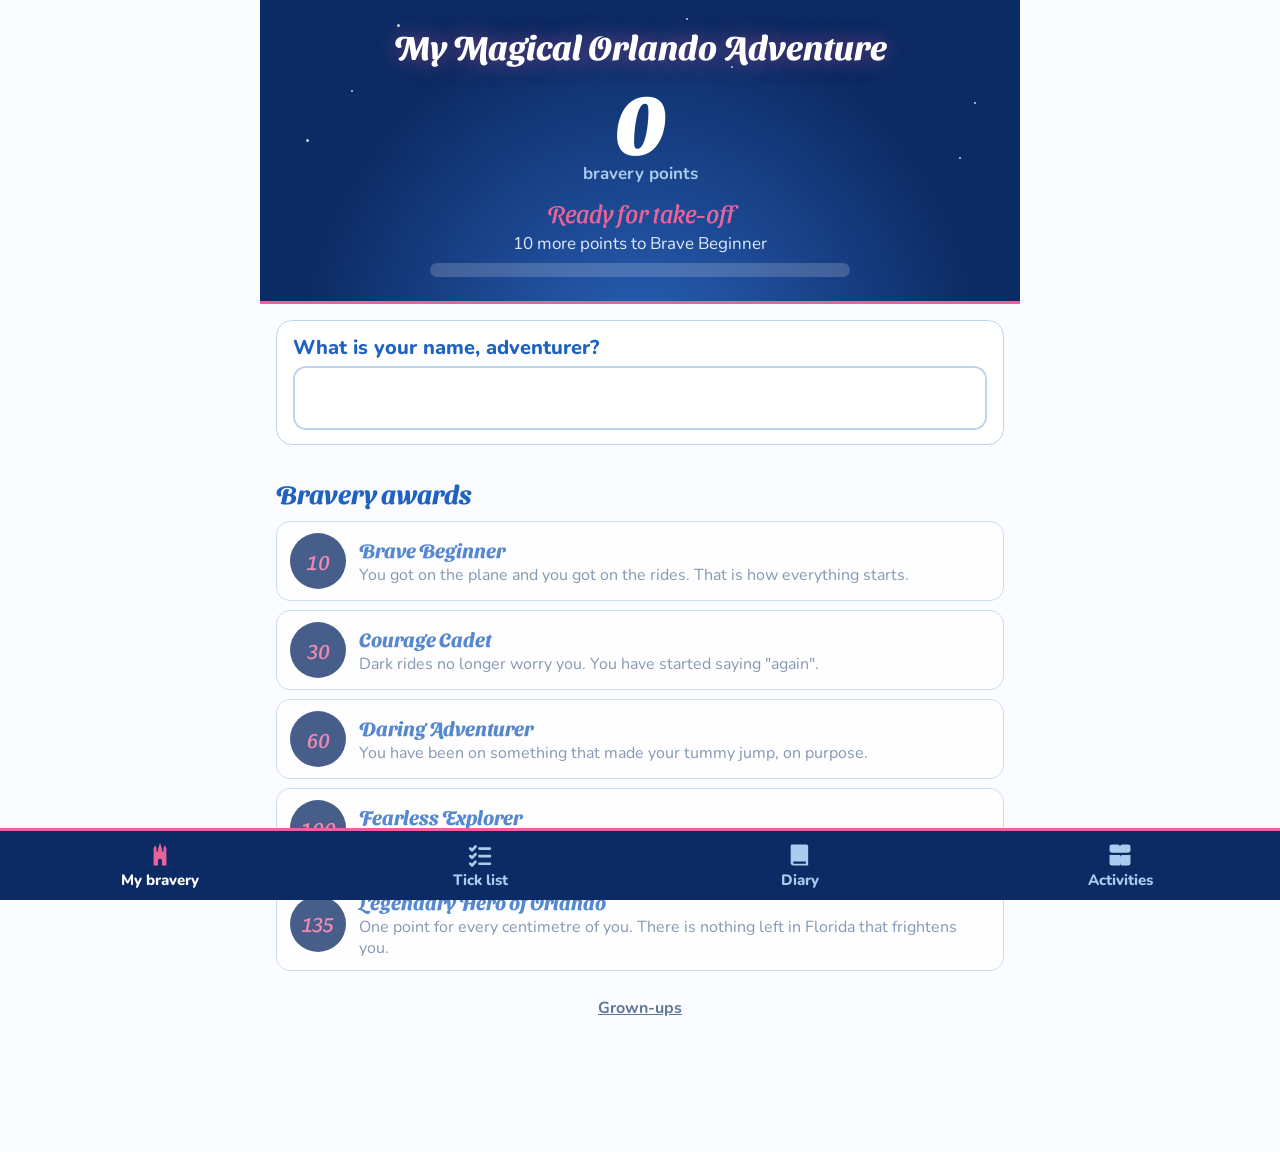
<file: index.html>
<!DOCTYPE html>
<html lang="en-GB">
<head>
<meta charset="utf-8">
<meta name="viewport" content="width=device-width, initial-scale=1, viewport-fit=cover">
<meta name="robots" content="noindex, nofollow">
<meta name="theme-color" content="#0C2A63">
<meta name="referrer" content="no-referrer">
<title>Magical Orlando Adventure</title>
<link rel="manifest" href="./manifest.json">
<link rel="icon" href="./icons/icon-192.png">
<link rel="apple-touch-icon" href="./icons/icon-192.png">
<link rel="stylesheet" href="./fonts.css">
<link rel="stylesheet" href="./styles.css">
<style>
  /* Stops a white flash before the stylesheet arrives */
  html,body{margin:0;background:#FBFCFF;color:#0C2A63}
</style>
</head>
<body>
<svg width="0" height="0" style="position:absolute" aria-hidden="true">
  <symbol id="i-star" viewBox="0 0 24 24"><path d="M12 2.2l2.9 6.3 6.9.8-5.1 4.7 1.4 6.8L12 16.7l-6.1 3.4 1.4-6.8L2.2 9.3l6.9-.8z"/></symbol>
  <symbol id="i-tick" viewBox="0 0 24 24"><path d="M4 12.5l5.2 5.2L20 6.8" fill="none" stroke="currentColor" stroke-width="3.6" stroke-linecap="round" stroke-linejoin="round"/></symbol>
  <symbol id="i-castle" viewBox="0 0 24 24"><path d="M12 1.5l1.7 5.3V9h1.2V6.5l1.3-3 1.3 3V21H6.5V6.5l1.3-3 1.3 3V9h1.2V6.8zM10.3 21h3.4v-4a1.7 1.7 0 00-3.4 0z" fill-rule="evenodd"/></symbol>
  <symbol id="i-list" viewBox="0 0 24 24"><path d="M3.6 6.4l1.6 1.6 3-3.3M3.6 12.9l1.6 1.6 3-3.3M3.6 19.4l1.6 1.6 3-3.3M11.5 6.5h9M11.5 13h9M11.5 19.500h9" fill="none" stroke="currentColor" stroke-width="2.3" stroke-linecap="round" stroke-linejoin="round"/></symbol>
  <symbol id="i-book" viewBox="0 0 24 24"><path d="M5 3h12.500A1.500 1.500 0 0119 4.500V21H6.500A2.500 2.500 0 014 18.500V4a1 1 0 011-1zm1.500 15a1 1 0 000 1.500H17V17.500H6.500a1 1 0 000 .5z" fill-rule="evenodd"/></symbol>
  <symbol id="i-play" viewBox="0 0 24 24"><path d="M5 3h5a2 2 0 012 2v5H5a2 2 0 01-2-2V5a2 2 0 012-2zm9 0h5a2 2 0 012 2v3a2 2 0 01-2 2h-7V5a2 2 0 012-2zM3 12h9v9H5a2 2 0 01-2-2zm11 0h7v7a2 2 0 01-2 2h-5a2 2 0 01-2-2v-5a2 2 0 012-2z"/></symbol>
  <symbol id="i-back" viewBox="0 0 24 24"><path d="M15 4.500L7.500 12l7.500 7.500" fill="none" stroke="currentColor" stroke-width="3.2" stroke-linecap="round" stroke-linejoin="round"/></symbol>
</svg>

<main id="app"></main>

<nav class="nav" aria-label="Main">
  <a href="#/" data-nav="home"><svg><use href="#i-castle"/></svg><span>My bravery</span></a>
  <a href="#/parks" data-nav="parks"><svg><use href="#i-list"/></svg><span>Tick list</span></a>
  <a href="#/diary" data-nav="diary"><svg><use href="#i-book"/></svg><span>Diary</span></a>
  <a href="#/activities" data-nav="activities"><svg><use href="#i-play"/></svg><span>Activities</span></a>
</nav>

<div class="toast" id="toast" role="status" aria-live="polite"></div>

<noscript>This adventure book needs JavaScript switched on.</noscript>
<script src="./storage.js"></script>
<script src="./activities.js"></script>
<script src="./app.js"></script>
</body>
</html>
</file>
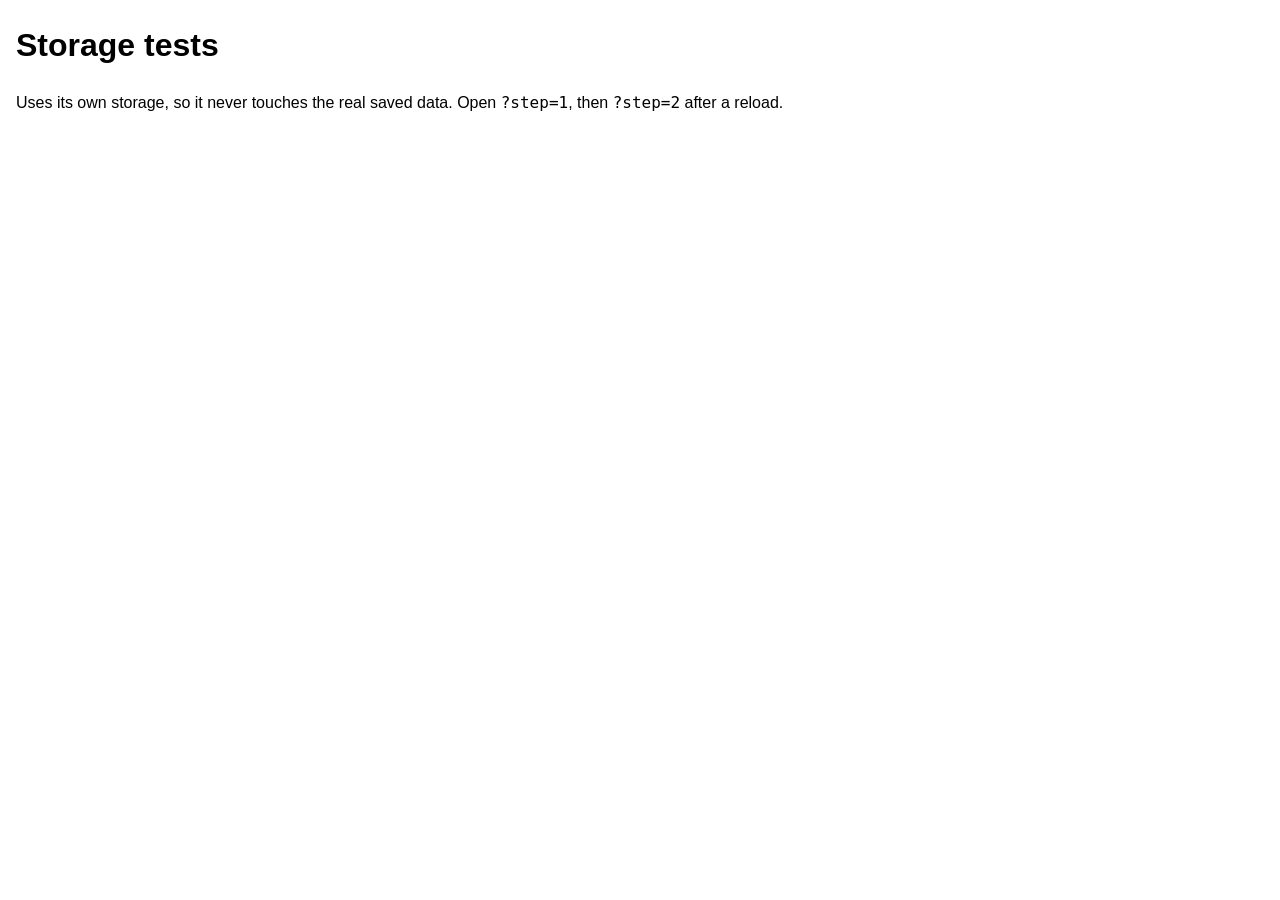
<file: tests/storage-test.html>
<!DOCTYPE html>
<html lang="en-GB">
<head>
<meta charset="utf-8">
<meta name="viewport" content="width=device-width, initial-scale=1">
<meta name="robots" content="noindex">
<title>Storage tests</title>
<style>body{font:16px/1.5 sans-serif;margin:16px}.ok{color:#176a2c}.bad{color:#b00020;font-weight:700}</style>
</head>
<body>
<h1>Storage tests</h1>
<p>Uses its own storage, so it never touches the real saved data. Open <code>?step=1</code>, then <code>?step=2</code> after a reload.</p>
<ul id="out"></ul>
<script src="../storage.js"></script>
<script>
const NS = 'orlando-test';
const out = document.getElementById('out');
const results = window.results = [];
function check(name, pass, detail) {
  results.push({ name, pass: !!pass, detail: detail || '' });
  const li = document.createElement('li');
  li.className = pass ? 'ok' : 'bad';
  li.textContent = (pass ? 'PASS ' : 'FAIL ') + name + (detail ? ' (' + detail + ')' : '');
  out.appendChild(li);
}
const wait = ms => new Promise(r => setTimeout(r, ms));
const lsKey = n => NS + '.' + n;

function wipe() {
  Object.keys(localStorage).filter(k => k.startsWith(NS)).forEach(k => localStorage.removeItem(k));
  return new Promise(r => {
    const q = indexedDB.deleteDatabase(lsKey('db'));
    q.onsuccess = q.onerror = q.onblocked = () => r();
  });
}
function rawDb() {
  return new Promise((res, rej) => {
    const q = indexedDB.open(lsKey('db'), 1);
    q.onsuccess = () => res(q.result);
    q.onerror = () => rej(q.error);
  });
}
async function rawIdb(action, value) {
  const db = await rawDb();
  const r = await new Promise((res, rej) => {
    const tx = db.transaction('kv', action === 'get' ? 'readonly' : 'readwrite');
    const s = tx.objectStore('kv');
    const q = action === 'get' ? s.get('state') : action === 'del' ? s.delete('state') : s.put(value, 'state');
    tx.oncomplete = () => res(q.result);
    tx.onerror = () => rej(tx.error);
  });
  db.close();
  return r;
}

async function step1() {
  await wipe();
  Store.init({ ns: NS, appVersion: 'test' });
  const s0 = await Store.load();
  check('first run gives a blank state with schemaVersion', s0.schemaVersion === 1 && Object.keys(s0.ticks).length === 0);
  check('first run came from nothing', Store.health.loadedFrom === 'new');

  Store.update(s => { s.ticks['magic-kingdom-jungle-cruise'] = '2026-11-04T14:22:10.000Z'; });
  const raw = JSON.parse(localStorage.getItem(lsKey('state')));
  check('tick reaches localStorage the same moment, no wait', !!raw.ticks['magic-kingdom-jungle-cruise']);

  Store.update(s => {
    s.diary['day-03'] = { where: 'Magic Kindom!!  teh castel', best: 'evrything', bravest: '', stars: 4 };
    s.text['unknown-from-the-future'] = 'keep me';
  });
  await wait(600);
  const idb = await rawIdb('get');
  check('IndexedDB copy written within the delay', idb && idb.diary['day-03'] && idb.diary['day-03'].stars === 4);
  check('her spelling is stored exactly', idb.diary['day-03'].where === 'Magic Kindom!!  teh castel');
  localStorage.setItem(lsKey('step1done'), '1');
  check('ready for reload', true, 'now load ?step=2');
}

async function step2() {
  Store.init({ ns: NS, appVersion: 'test' });
  const s = await Store.load();
  check('tick survived a real reload', !!s.ticks['magic-kingdom-jungle-cruise']);
  check('diary survived a real reload', s.diary['day-03'] && s.diary['day-03'].where === 'Magic Kindom!!  teh castel');
  check('unknown keys are logged, not deleted', Store.validate(new Set(['magic-kingdom-jungle-cruise', 'day-03'])).length === 1 && s.text['unknown-from-the-future'] === 'keep me');

  // IndexedDB behind localStorage, as if the tablet died inside the 300ms
  const countBefore = s.meta.saveCount;
  Store.update(st => { st.ticks['epcot-test-track'] = '2026-11-05T10:00:00.000Z'; });
  await wait(0);
  const stale = await rawIdb('get');
  check('(setup) IndexedDB is one save behind', stale.meta.saveCount === countBefore);
  await step2b();
}

async function reloadInPlace() {
  // A fresh copy of storage.js gives a fresh in-memory state, same as a reload
  await new Promise((res, rej) => {
    const sc = document.createElement('script');
    sc.src = '../storage.js?' + Math.random();
    sc.onload = res; sc.onerror = rej;
    document.head.appendChild(sc);
  });
  Store.init({ ns: NS, appVersion: 'test' });
  return Store.load();
}

async function step2b() {
  let s = await reloadInPlace();
  check('newer localStorage beats older IndexedDB', !!s.ticks['epcot-test-track'] && Store.health.loadedFrom === 'localStorage');
  await wait(100);

  // localStorage wiped, as if only that copy were lost
  localStorage.removeItem(lsKey('state'));
  s = await reloadInPlace();
  check('lost localStorage comes back from IndexedDB', !!s.ticks['epcot-test-track'] && Store.health.loadedFrom === 'IndexedDB');
  await wait(100);
  check('...and localStorage is refilled', !!JSON.parse(localStorage.getItem(lsKey('state'))).ticks['epcot-test-track']);

  // garbage in localStorage
  localStorage.setItem(lsKey('state'), '{"half a sav');
  s = await reloadInPlace();
  check('corrupt localStorage falls back to IndexedDB', !!s.ticks['epcot-test-track']);
  await wait(100);

  // a clock that jumped backwards after a flat battery
  const good = JSON.parse(localStorage.getItem(lsKey('state')));
  good.meta.lastSaved = '2020-01-01T00:00:00.000Z';
  good.meta.saveCount += 5;
  good.ticks['clock-test'] = 'x';
  localStorage.setItem(lsKey('state'), JSON.stringify(good));
  s = await reloadInPlace();
  check('save counter beats a clock that went backwards', !!s.ticks['clock-test']);
  await wait(100);

  // both main copies gone, step back remains
  const snapshot = JSON.stringify(Store.state);
  localStorage.setItem(lsKey('state.prev'), snapshot);
  localStorage.removeItem(lsKey('state'));
  await rawIdb('del');
  s = await reloadInPlace();
  check('both copies gone, the step back copy is used', Store.health.loadedFrom === 'one step back' && !!s.ticks['epcot-test-track']);
  await wait(100);

  // second tab: older memory must not overwrite a newer save
  const other = JSON.parse(localStorage.getItem(lsKey('state')));
  other.ticks['from-other-tab'] = 'x';
  other.meta.saveCount += 1;
  localStorage.setItem(lsKey('state'), JSON.stringify(other));
  Store.update(st => { st.ticks['from-this-tab'] = 'x'; });
  const merged = JSON.parse(localStorage.getItem(lsKey('state')));
  check('a second open tab does not lose entries', merged.ticks['from-other-tab'] && merged.ticks['from-this-tab']);
  await wait(500);

  // picture and backup round trip
  const blob = new Blob([new Uint8Array([137, 80, 78, 71, 1, 2, 3, 250])], { type: 'image/png' });
  const blobKey = await Store.putBlob(blob);
  Store.update(st => { st.photos['photos-me-in-front-of-cinderella-castle'] = blobKey; });
  const backup = await Store.exportBackup();
  check('backup file name has the date', /orlando-backup-\d{4}-\d\d-\d\d\.json$/.test(backup.filename), backup.filename);

  // bad files change nothing
  const ticksBefore = Object.keys(Store.state.ticks).length;
  let refused = 0;
  ['not json', '{"format":"something-else"}', JSON.stringify({ format: 'orlando-adventure-backup', schemaVersion: 1, state: { nope: 1 } }),
   JSON.stringify({ format: 'orlando-adventure-backup', schemaVersion: 99, state: Store.state })].forEach(t => {
    try { Store.readBackup(t); } catch (e) { refused++; }
  });
  check('wrong or newer files are refused', refused === 4 && Object.keys(Store.state.ticks).length === ticksBefore);

  const read = Store.readBackup(backup.text);
  check('summary counts what is inside', read.summary.ticks === ticksBefore && read.summary.diaryDays === 1 && read.summary.pictures === 1, JSON.stringify(read.summary));

  // wipe everything, then restore
  await wipe();
  s = await reloadInPlace();
  check('(setup) tablet is empty', Object.keys(s.ticks).length === 0);
  await Store.applyBackup(Store.readBackup(backup.text).parsed);
  s = await reloadInPlace();
  check('restore brings ticks and diary back after a reload', Object.keys(s.ticks).length === ticksBefore && s.diary['day-03'].where === 'Magic Kindom!!  teh castel');
  const restored = await Store.getBlob(s.photos['photos-me-in-front-of-cinderella-castle']);
  const bytes = restored ? new Uint8Array(await restored.arrayBuffer()) : [];
  check('restore brings pictures back byte for byte', restored && restored.type === 'image/png' && bytes.length === 8 && bytes[7] === 250);
  check('restore can be undone', Store.hasUndoRestore());

  const undone = await Store.undoRestore();
  check('undo puts the earlier state back', Object.keys(undone.ticks).length === 0 && !Store.hasUndoRestore());

  await wipe();
  const failed = results.filter(r => !r.pass);
  check('ALL DONE: ' + results.length + ' checks, ' + failed.length + ' failed', failed.length === 0);
  window.finished = true;
}

const step = new URLSearchParams(location.search).get('step');
if (step === '1') step1().then(() => { window.finished = true; });
if (step === '2') step2().catch(e => { check('crashed', false, e.message); window.finished = true; });
</script>
</body>
</html>
</file>
<file: fonts.css>
/* Sansita Swashed and Nunito, Latin subset, from Google Fonts (SIL Open Font License).
   Built in so that no network request is ever needed. */
@font-face{font-family:'Nunito';font-style:normal;font-weight:200 1000;font-display:swap;src:url([data-uri]) format('woff2');unicode-range:U+0000-00FF, U+0131, U+0152-0153, U+02BB-02BC, U+02C6, U+02DA, U+02DC, U+0304, U+0308, U+0329, U+2000-206F, U+20AC, U+2122, U+2191, U+2193, U+2212, U+2215, U+FEFF, U+FFFD}
@font-face{font-family:'Nunito';font-style:italic;font-weight:200 1000;font-display:swap;src:url([data-uri]) format('woff2');unicode-range:U+0000-00FF, U+0131, U+0152-0153, U+02BB-02BC, U+02C6, U+02DA, U+02DC, U+0304, U+0308, U+0329, U+2000-206F, U+20AC, U+2122, U+2191, U+2193, U+2212, U+2215, U+FEFF, U+FFFD}
@font-face{font-family:'Sansita Swashed';font-style:normal;font-weight:300 900;font-display:swap;src:url([data-uri]) format('woff2');unicode-range:U+0000-00FF, U+0131, U+0152-0153, U+02BB-02BC, U+02C6, U+02DA, U+02DC, U+0304, U+0308, U+0329, U+2000-206F, U+20AC, U+2122, U+2191, U+2193, U+2212, U+2215, U+FEFF, U+FFFD}
</file>
<file: styles.css>
/* The design tokens are the printed book's, so the two look like a pair */
:root{
  --navy:#0C2A63;
  --blue:#1F62C0;
  --blue-mid:#3E86DC;
  --sky:#D3E5FA;
  --sky-deep:#A9CCEF;
  --pink:#E9639B;
  --pink-deep:#CE3E7C;
  --pink-soft:#FBDDE9;
  --paper:#FBFCFF;
  --line:#BFD4EC;
  --muted:#5F7799;
  --nav-height:72px;
  --tap:64px;
}
*{box-sizing:border-box;-webkit-tap-highlight-color:transparent}
html{-webkit-text-size-adjust:100%;text-size-adjust:100%}
body{
  margin:0;
  background:var(--paper);
  color:var(--navy);
  font-family:'Nunito',"Trebuchet MS",sans-serif;
  font-size:19px;
  line-height:1.3;
  overflow-x:hidden;
}
h1,h2,h3{font-family:'Sansita Swashed',Georgia,serif;font-weight:700;margin:0}
button,input,textarea{font:inherit;color:inherit}
button{cursor:pointer;touch-action:manipulation}
a{color:inherit}
svg{display:block}

main{
  max-width:760px;
  margin:0 auto;
  padding-bottom:calc(var(--nav-height) + 28px + env(safe-area-inset-bottom));
}
.wrap{padding:16px}

/* ---------- bottom nav ---------- */
.nav{
  position:fixed;left:0;right:0;bottom:0;z-index:20;
  display:flex;
  height:calc(var(--nav-height) + env(safe-area-inset-bottom));
  padding-bottom:env(safe-area-inset-bottom);
  background:var(--navy);
  border-top:3px solid var(--pink);
}
.nav a{
  flex:1;
  display:flex;flex-direction:column;align-items:center;justify-content:center;gap:2px;
  color:var(--sky-deep);
  text-decoration:none;
  font-weight:800;font-size:15px;
}
.nav svg{width:28px;height:28px;fill:currentColor}
.nav a.on{color:#fff}
.nav a.on svg{color:var(--pink);fill:var(--pink)}
body.typing .nav{display:none}

/* ---------- hero ---------- */
.hero{
  position:relative;overflow:hidden;
  background:var(--navy);
  background:radial-gradient(circle at 50% 118%, #2A61B8 0, #0C2A63 66%);
  color:#fff;text-align:center;
  padding:22px 18px 20px;
  border-bottom:3px solid var(--pink);
}
.hero .dot{position:absolute;background:#fff;border-radius:50%;opacity:.8}
.hero h1{position:relative;font-size:27px;line-height:1.08;text-shadow:0 0 22px rgba(233,99,155,.5)}
.points{position:relative;margin:12px 0 0;font-family:'Sansita Swashed',serif;font-weight:900;font-size:68px;line-height:1;color:#fff}
.points-label{position:relative;margin:2px 0 0;color:var(--sky-deep);font-weight:700;font-size:17px}
.rank{position:relative;margin:12px 0 0;font-family:'Sansita Swashed',serif;font-size:25px;color:var(--pink)}
.rank-next{position:relative;margin:4px 0 8px;font-size:17px;color:#DCEAFB}
.bar{position:relative;height:14px;border-radius:7px;background:rgba(255,255,255,.18);overflow:hidden}
.bar i{display:block;height:100%;border-radius:7px;background:var(--pink);transition:width .35s ease}
.hero .bar{max-width:420px;margin:0 auto}

/* ---------- park and day headings ---------- */
.topbar{
  position:sticky;top:0;z-index:10;
  display:flex;align-items:center;gap:6px;
  min-height:var(--tap);
  padding:4px 12px 4px 4px;
  background:var(--navy);color:#fff;
  border-bottom:3px solid var(--pink);
}
.topbar a.back{
  flex:0 0 auto;display:flex;align-items:center;gap:2px;
  min-height:56px;padding:0 10px 0 4px;
  color:#fff;text-decoration:none;font-weight:800;font-size:17px;
}
.topbar a.back svg{width:26px;height:26px}
.topbar .count{flex:1;text-align:center;font-weight:800;font-size:18px;color:var(--sky-deep)}
.pill{
  flex:0 0 auto;display:inline-flex;align-items:center;gap:5px;
  padding:6px 13px;border-radius:999px;
  background:#fff;color:var(--pink-deep);font-weight:800;font-size:19px;
}
.pill svg{width:20px;height:20px;fill:var(--pink)}
.bump{animation:bump .4s ease}
@keyframes bump{40%{transform:scale(1.3)}}

.parkhead{padding:18px 16px 8px}
.parkhead h2{font-size:29px;line-height:1.1;color:var(--navy)}
.parkhead p{margin:4px 0 0;color:var(--muted);font-weight:600}

h3.group{
  font-size:22px;color:var(--blue);
  margin:18px 16px 2px;padding-bottom:5px;
  border-bottom:2px dotted var(--line);
}

/* ---------- tick rows ---------- */
.tick{
  display:flex;align-items:center;gap:12px;
  width:100%;min-height:var(--tap);
  padding:9px 16px;
  background:none;border:0;border-bottom:1px solid #E6EEF8;
  text-align:left;
}
.box{
  flex:0 0 42px;height:42px;
  display:flex;align-items:center;justify-content:center;
  border:3px solid var(--blue);border-radius:11px;
  background:#fff;color:#fff;
}
.box svg{width:28px;height:28px;opacity:0;transform:scale(.4)}
.tick[aria-checked="true"]{background:#F2F7FE}
.tick[aria-checked="true"] .box{background:var(--blue)}
.tick[aria-checked="true"] .box svg{opacity:1;transform:none;transition:transform .15s ease}
.nm{flex:1 1 auto;min-width:0;font-weight:700;overflow-wrap:anywhere}
.nm small{display:block;font-weight:400;font-style:italic;font-size:16px;color:var(--muted)}
.ht{
  display:table;
  margin-top:3px;padding:1px 9px;
  border:1px solid var(--blue-mid);border-radius:999px;
  background:var(--sky);color:var(--blue);
  font-size:15px;font-weight:800;white-space:nowrap;
}
.stars{flex:0 0 auto;display:flex;gap:1px;fill:var(--pink)}
.stars svg{width:17px;height:17px}
.stars .off{fill:var(--sky-deep)}

/* ---------- cards and lists ---------- */
.card{
  display:block;width:100%;
  padding:14px 16px;margin:0 0 10px;
  border:1px solid var(--line);border-radius:16px;
  background:#fff;color:inherit;text-decoration:none;text-align:left;
}
a.card{min-height:var(--tap)}
.card-top{display:flex;align-items:center;justify-content:space-between;gap:10px}
.card-top b{font-size:20px}
.card-top span{flex:0 0 auto;color:var(--muted);font-weight:800;font-size:17px}
.card .bar{margin-top:9px;height:10px;background:var(--sky)}
.card .bar i{background:var(--blue)}
.card.today{border:2px solid var(--pink);background:var(--pink-soft)}
.card.done .bar i{background:var(--pink)}
.card .sub{display:block;margin-top:2px;color:var(--muted);font-weight:600;font-size:17px}
.dayline{display:flex;align-items:center;justify-content:space-between;gap:10px}
.dayline h3{font-size:22px;color:var(--blue)}
.dayline .stars svg{width:20px;height:20px}
.preview{margin:4px 0 0;color:var(--muted);font-size:17px;white-space:nowrap;overflow:hidden;text-overflow:ellipsis}

.note{
  margin:14px 16px;padding:12px 14px;
  border-left:5px solid var(--blue);border-radius:0 12px 12px 0;
  background:var(--sky);font-size:18px;
}
.note.rose{background:var(--pink-soft);border-left-color:var(--pink)}

/* ---------- ranks ---------- */
.awards h2{font-size:26px;color:var(--blue);margin:6px 0 10px}
.award{
  display:flex;gap:13px;align-items:center;
  padding:11px 13px;margin-bottom:9px;
  border:1px solid var(--line);border-radius:14px;background:#fff;
  opacity:.75;
}
.award.got{opacity:1;border:2px solid var(--pink)}
.award .badge{
  flex:0 0 56px;height:56px;border-radius:50%;
  display:flex;align-items:center;justify-content:center;
  background:var(--navy);color:var(--pink);
  font-family:'Sansita Swashed',serif;font-size:21px;
}
.award h3{font-size:20px;color:var(--blue)}
.award p{margin:2px 0 0;color:var(--muted);font-size:16px}
.small-link{
  display:block;min-height:56px;line-height:56px;text-align:center;
  color:var(--muted);font-weight:700;font-size:16px;
}

/* ---------- writing ---------- */
.field{display:block;margin:0 0 16px}
.field span{display:block;margin-bottom:5px;font-weight:800;color:var(--blue)}
.field textarea,.field input{
  display:block;width:100%;min-height:var(--tap);
  padding:12px 13px;
  border:2px solid var(--line);border-radius:13px;
  background:#fff;font-size:20px;resize:none;
}
.field textarea:focus,.field input:focus{outline:0;border-color:var(--blue)}
.rate{margin:6px 0 18px}
.rate > span{display:block;margin-bottom:4px;font-weight:800;color:var(--blue)}
.rate-row{display:flex;gap:2px;margin-left:-6px}
.rate button{
  flex:0 0 60px;height:60px;padding:6px;
  background:none;border:0;fill:var(--sky-deep);
}
.rate button.on{fill:var(--pink)}
.rate svg{width:48px;height:48px}
.daynav{display:flex;gap:10px}
.daynav a{flex:1;text-align:center}

/* ---------- buttons ---------- */
.btn{
  display:flex;align-items:center;justify-content:center;
  width:100%;min-height:var(--tap);
  padding:12px 16px;margin:0 0 10px;
  border:0;border-radius:14px;
  background:var(--blue);color:#fff;
  font-weight:800;font-size:19px;text-align:center;text-decoration:none;
}
.btn.pink{background:var(--pink-deep)}
.btn.quiet{background:#fff;color:var(--blue);border:2px solid var(--blue)}
.btn:disabled{opacity:.5}

.nudge{
  display:flex;align-items:center;gap:10px;
  margin:12px 16px 0;padding:10px 12px;
  border:2px solid var(--pink);border-radius:14px;background:var(--pink-soft);
  font-size:17px;font-weight:700;
}
.nudge p{flex:1;margin:0}
.nudge a{
  flex:0 0 auto;display:flex;align-items:center;min-height:56px;padding:0 14px;
  border-radius:12px;background:var(--pink-deep);color:#fff;text-decoration:none;font-weight:800;
}
.nudge button{flex:0 0 auto;min-height:56px;padding:0 10px;border:0;background:none;font-weight:800;color:var(--muted)}

/* ---------- grown ups ---------- */
.adult h2{font-size:25px;color:var(--blue);margin:22px 0 8px}
.adult h2:first-child{margin-top:4px}
.adult p{margin:0 0 10px}
.adult .msg{padding:10px 12px;border-radius:12px;background:var(--sky);font-weight:700}
.adult .msg.bad{background:var(--pink-soft)}
.adult details{margin:10px 0}
.adult summary{min-height:56px;line-height:56px;font-weight:800;color:var(--blue)}
.adult textarea.code{
  width:100%;height:130px;padding:9px;margin-bottom:10px;
  border:2px solid var(--line);border-radius:12px;background:#fff;
  font-family:monospace;font-size:14px;
}
.confirm{padding:14px;margin:12px 0;border:3px solid var(--pink-deep);border-radius:14px;background:#fff}
.health{margin:0;padding:0;list-style:none}
.health li{display:flex;justify-content:space-between;gap:14px;padding:10px 0;border-bottom:1px dotted var(--line);font-size:18px}
.health b{text-align:right}
.yes{color:#176A2C}
.no{color:var(--pink-deep)}

/* ---------- activities ---------- */
h3.group.flush{margin:18px 0 8px}
h3.group.flush:first-child{margin-top:0}
.act-tip{margin:10px 0;color:var(--muted);font-size:17px;font-weight:600}
.act-done{
  margin:12px 0;padding:11px 14px;border-radius:13px;
  background:var(--pink-soft);color:var(--pink-deep);
  font-family:'Sansita Swashed',serif;font-size:23px;text-align:center;
}
.words{display:flex;flex-wrap:wrap;gap:7px;margin:12px 0}
.word{padding:5px 11px;border-radius:999px;background:var(--sky);font-size:16px;font-weight:800;overflow-wrap:anywhere}
.word.got{background:var(--pink-soft);color:var(--pink-deep);text-decoration:line-through}
.word.solved{background:var(--pink-soft);color:var(--pink-deep)}
.flush-list .tick:first-child{border-top:1px solid #E6EEF8}

/* the size of a square, worked out from the page width */
.ws,.xw{--cell:calc((100vw - 32px) / var(--n));display:grid;grid-template-columns:repeat(var(--n),var(--cell));grid-auto-rows:var(--cell);user-select:none;-webkit-user-select:none}
@media (min-width:760px){.ws,.xw{--cell:calc(728px / var(--n))}}
.ws{touch-action:none;border:2px solid var(--line);border-radius:10px;background:#fff;overflow:hidden}
.ws span{display:flex;align-items:center;justify-content:center;font-weight:800;font-size:calc(var(--cell) * .54)}
.ws span.got{background:var(--pink-soft);color:var(--pink-deep)}
.ws span.sel{background:var(--blue-mid);color:#fff}

.xw span{position:relative;display:flex;align-items:center;justify-content:center;background:#fff;border:1px solid var(--blue-mid);margin:-.5px;font-weight:800;font-size:calc(var(--cell) * .58)}
.xw span.blk{background:transparent;border-color:transparent}
.xw i{position:absolute;left:2px;top:0;font-style:normal;font-size:calc(var(--cell) * .27);font-weight:700;color:var(--muted)}
.xw .act-word{background:var(--sky)}
.xw .act-cell{background:var(--pink-soft);box-shadow:inset 0 0 0 2px var(--pink-deep)}
.xw .wrong{color:var(--pink-deep);text-decoration:line-through}
.clue-now{margin:10px 0;font-size:18px;font-weight:700;min-height:48px}
.clue{display:block;width:100%;min-height:56px;padding:8px 2px;background:none;border:0;border-bottom:1px dotted var(--line);text-align:left;font-size:18px}

.keys{
  position:sticky;z-index:5;bottom:calc(var(--nav-height) + 6px + env(safe-area-inset-bottom));
  margin:10px -10px;padding:6px 4px;
  background:#E7EFFA;border-radius:12px;
}
.key-row{display:flex;justify-content:center;gap:3px;margin-bottom:3px}
.key{flex:1 1 0;min-width:0;max-width:70px;height:56px;padding:0;border:0;border-radius:8px;background:#fff;font-weight:800;font-size:21px;box-shadow:0 1px 0 var(--line)}
.key.wide{flex:1.6 1 0;max-width:100px;background:var(--sky)}
.key.right{background:var(--blue);color:#fff}
.key.wrong{background:transparent;color:var(--sky-deep);box-shadow:none}

.code-key{display:grid;grid-template-columns:repeat(9,1fr);gap:3px;margin-bottom:10px}
.code-key span{padding:2px 0;border-radius:6px;background:var(--sky);text-align:center;font-size:15px}
.code-key b{display:block;color:var(--blue)}
.msg-words{display:flex;flex-wrap:wrap;gap:12px 18px}
.msg-word{display:flex;gap:3px}
.slot{display:flex;flex-direction:column;align-items:center;justify-content:center;width:42px;height:66px;border:2px solid var(--line);border-radius:9px;background:#fff}
.slot b{font-size:22px;line-height:1.1}
.slot small{color:var(--muted);font-size:14px;font-weight:700}
.slot.act-cell{border-color:var(--pink-deep);background:var(--pink-soft)}
.slot.right{border-color:var(--blue);background:var(--sky)}
.slot.wrong b{color:var(--pink-deep)}

.tiles{display:flex;flex-wrap:wrap;justify-content:center;gap:6px;margin:10px 0}
.tile{width:56px;height:60px;padding:0;border:0;border-radius:11px;background:var(--blue);color:#fff;font-family:'Sansita Swashed',serif;font-size:26px}
.tile.empty{display:block;background:var(--sky)}
.tile.chosen{background:var(--pink-deep)}

.q-text{margin:0 0 9px;font-weight:800;font-size:20px}
.opt{display:block;width:100%;min-height:58px;padding:10px 14px;margin-bottom:8px;border:2px solid var(--line);border-radius:12px;background:#fff;font-weight:700;text-align:left}
.opt:last-child{margin-bottom:0}
.opt.right{border-color:var(--blue);background:var(--blue);color:#fff}
.opt.wrong{border-color:var(--pink-deep);background:var(--pink-soft);color:var(--pink-deep)}
.opt.dim{opacity:.55}
.or{margin:4px 0;text-align:center;font-family:'Sansita Swashed',serif;color:var(--pink-deep)}
.choose{display:flex;gap:8px;margin-bottom:6px}
.choose .opt{flex:1;margin:0;text-align:center}

.pic{position:relative;max-width:440px;margin:0 auto 10px}
.pic svg{display:block;width:100%;height:auto}
.pic .rings{position:absolute;left:0;top:0;pointer-events:none}
.rings circle{fill:none;stroke:var(--pink-deep);stroke-width:1.5}

.bingo{display:grid;grid-template-columns:repeat(5,1fr);gap:4px}
.bingo button{min-height:88px;padding:4px;border:2px solid var(--line);border-radius:10px;background:#fff;font-size:15px;font-weight:700;line-height:1.15;overflow-wrap:anywhere}
.bingo button.on{border-color:var(--pink-deep);background:var(--pink-soft)}

.ttt{display:grid;grid-template-columns:repeat(3,110px);grid-auto-rows:110px;gap:7px;justify-content:center}
.ttt button{padding:0;border:2px solid var(--line);border-radius:14px;background:#fff;font-family:'Sansita Swashed',serif;font-size:58px;color:var(--blue)}
.ttt button.X{color:var(--pink-deep)}

.gallows{width:170px;height:170px;margin:0 auto}
.gallows g{stroke:var(--navy);stroke-width:1.4;fill:none;stroke-linecap:round}
.hword{display:flex;flex-wrap:wrap;justify-content:center;gap:5px;margin:8px 0}
.hl{min-width:30px;font-family:'Sansita Swashed',serif;font-size:32px;text-align:center;border-bottom:3px solid transparent}
.hl.blank{border-bottom-color:var(--navy)}

/* ---------- toast ---------- */
.toast{
  position:fixed;z-index:30;left:16px;right:16px;
  bottom:calc(var(--nav-height) + 14px + env(safe-area-inset-bottom));
  max-width:520px;margin:0 auto;padding:12px 16px;
  border-radius:14px;
  background:var(--pink-deep);color:#fff;
  font-weight:800;text-align:center;
  box-shadow:0 6px 20px rgba(8,24,60,.35);
  opacity:0;transform:translateY(12px);pointer-events:none;
  transition:opacity .2s ease,transform .2s ease;
}
.toast.show{opacity:1;transform:none}

.problem{padding:40px 22px;text-align:center}
.problem h1{font-size:28px;color:var(--blue);margin-bottom:10px}

@media (min-width:600px){
  body{font-size:20px}
  .hero{padding:28px 24px 24px}
  .hero h1{font-size:34px}
  .points{font-size:84px}
}
@media (prefers-reduced-motion:reduce){
  *{animation:none !important;transition:none !important}
}
</file>
